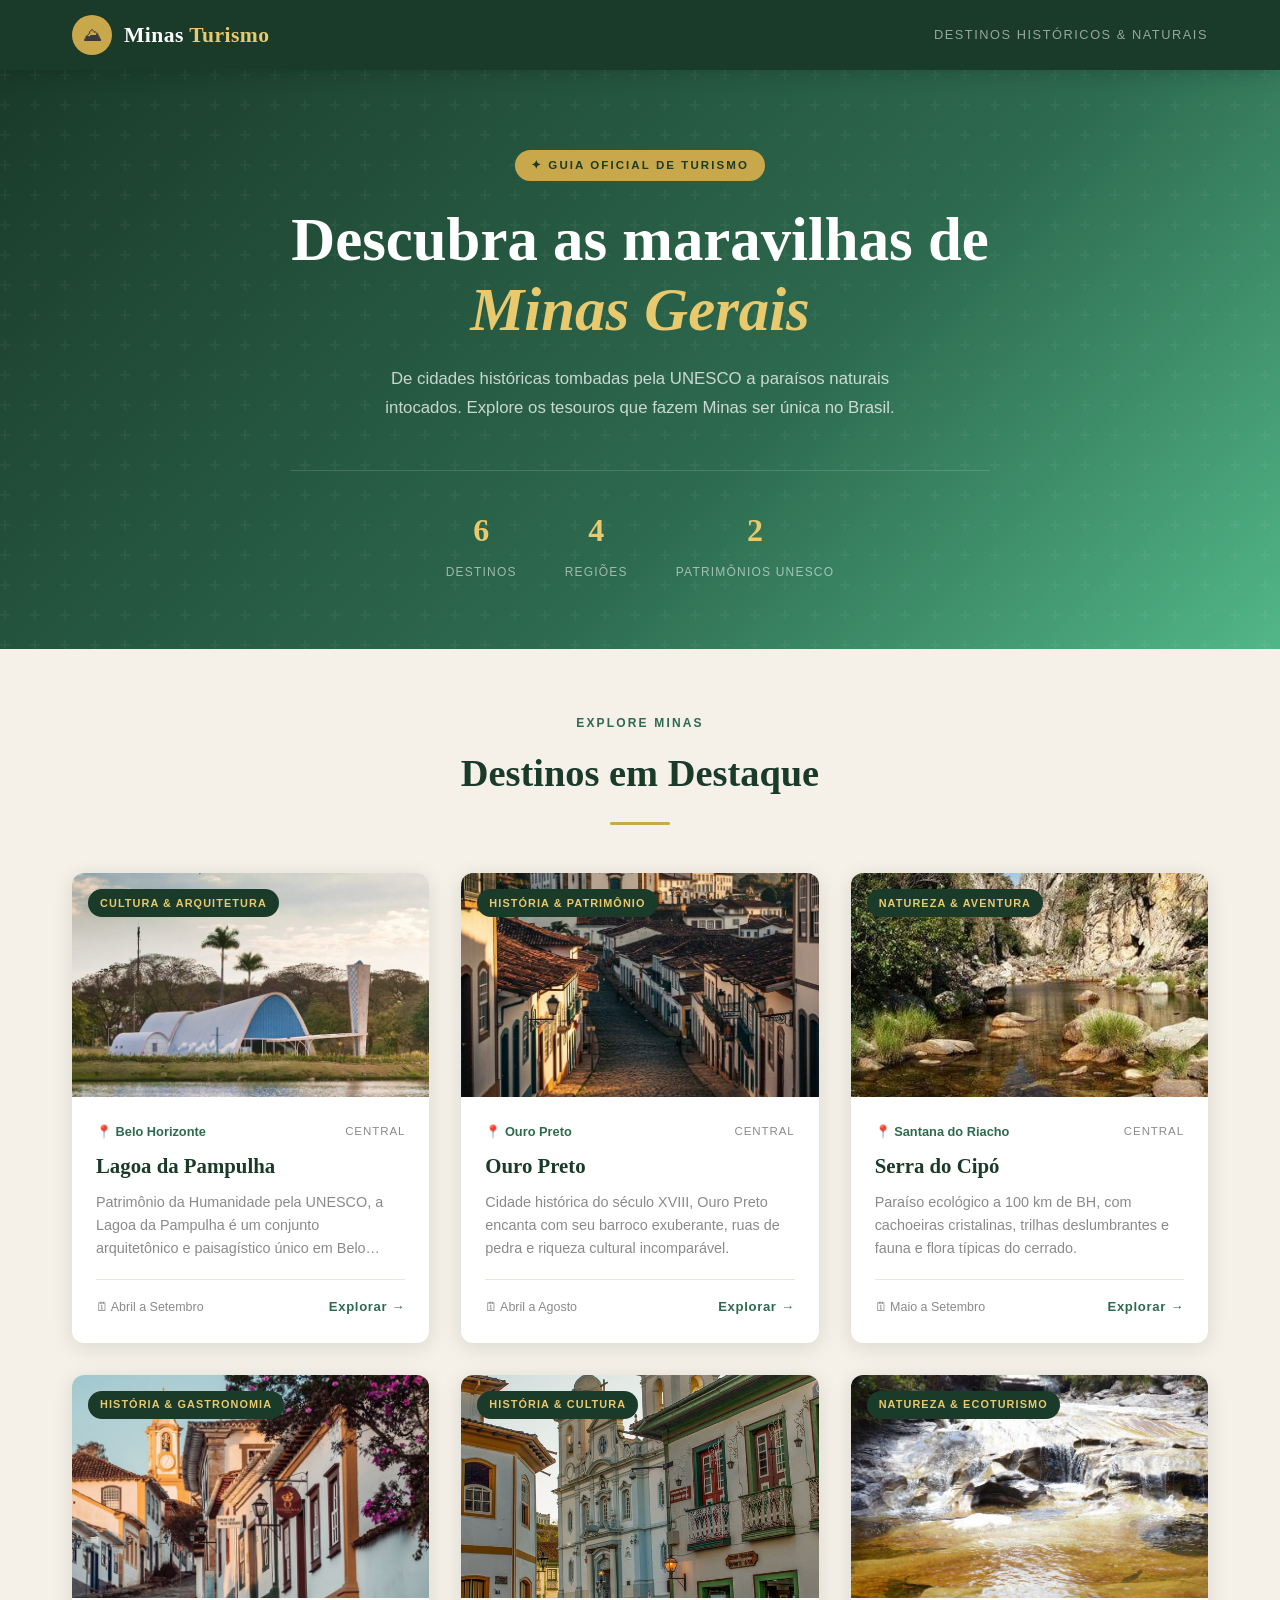
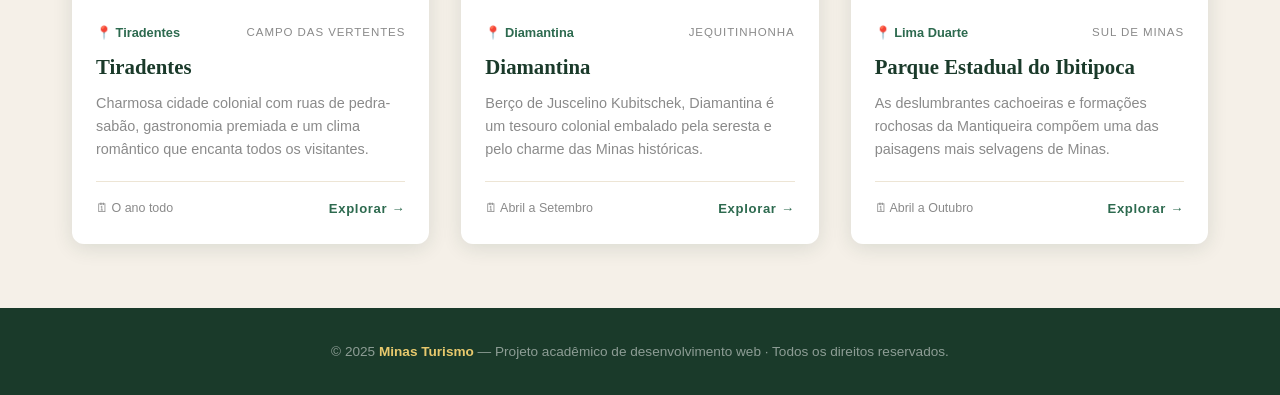
<file: atividade-10-semana-11-Dourado006/public/index.html>
<!DOCTYPE html>
<html lang="pt-BR">
<head>
  <meta charset="UTF-8" />
  <meta name="viewport" content="width=device-width, initial-scale=1.0" />
  <title>Minas Turismo — Destinos Turísticos de Minas Gerais</title>
  <meta name="description" content="Descubra os destinos turísticos mais encantadores de Minas Gerais: história, natureza, gastronomia e cultura em um só lugar." />
  <link rel="stylesheet" href="style.css" />
</head>
<body>

  <!-- CABEÇALHO -->
  <header class="site-header">
    <div class="header-inner">
      <div class="logo">
        <div class="logo-icon">⛰</div>
        <span class="logo-text">Minas <span>Turismo</span></span>
      </div>
      <span class="header-tagline">Destinos Históricos & Naturais</span>
    </div>
  </header>

  <!-- HERO -->
  <section class="home-hero">
    <div class="home-hero-inner">
      <span class="home-hero-kicker">✦ Guia Oficial de Turismo</span>
      <h1 class="home-hero-titulo">
        Descubra as maravilhas de<br>
        <em>Minas Gerais</em>
      </h1>
      <p class="home-hero-subtitulo">
        De cidades históricas tombadas pela UNESCO a paraísos naturais intocados.
        Explore os tesouros que fazem Minas ser única no Brasil.
      </p>
      <div class="home-hero-stats">
        <div class="stat-item">
          <span class="stat-numero">6</span>
          <span class="stat-label">Destinos</span>
        </div>
        <div class="stat-item">
          <span class="stat-numero">4</span>
          <span class="stat-label">Regiões</span>
        </div>
        <div class="stat-item">
          <span class="stat-numero">2</span>
          <span class="stat-label">Patrimônios UNESCO</span>
        </div>
      </div>
    </div>
  </section>

  <!-- CARDS DE DESTINOS -->
  <main class="cards-section">
    <div class="section-header">
      <span class="section-kicker">Explore Minas</span>
      <h2 class="section-titulo">Destinos em Destaque</h2>
      <div class="section-linha"></div>
    </div>

    <div id="cards-container">
      <!-- Cards gerados pelo JavaScript (app.js) -->
    </div>
  </main>

  <!-- RODAPÉ -->
  <footer class="site-footer">
    <p>© 2025 <strong>Minas Turismo</strong> — Projeto acadêmico de desenvolvimento web · Todos os direitos reservados.</p>
  </footer>

  <script src="script.js"></script>
</body>
</html>
</file>
<file: atividade-10-semana-11-Dourado006/public/style.css>
/* === VARIÁVEIS === */
:root {
  --verde-escuro: #1a3a2a;
  --verde-medio: #2d6a4f;
  --verde-claro: #52b788;
  --dourado: #c9a84c;
  --dourado-claro: #e8c96d;
  --creme: #f5f0e8;
  --creme-escuro: #ede5d5;
  --branco: #ffffff;
  --cinza-texto: #3a3a3a;
  --cinza-claro: #8a8a8a;
  --sombra: 0 4px 20px rgba(26,58,42,0.12);
  --sombra-hover: 0 12px 40px rgba(26,58,42,0.22);
  --radius: 12px;
  --radius-sm: 6px;
  --transicao: all 0.35s cubic-bezier(0.4, 0, 0.2, 1);
}

/* === RESET & BASE === */
*, *::before, *::after {
  box-sizing: border-box;
  margin: 0;
  padding: 0;
}

html {
  scroll-behavior: smooth;
}

body {
  font-family: 'Lato', sans-serif;
  background-color: var(--creme);
  color: var(--cinza-texto);
  line-height: 1.7;
  min-height: 100vh;
  overflow-x: hidden;
}

img {
  display: block;
  max-width: 100%;
}

a {
  text-decoration: none;
  color: inherit;
}

/* === HEADER === */
.site-header {
  background: var(--verde-escuro);
  position: sticky;
  top: 0;
  z-index: 100;
  box-shadow: 0 2px 20px rgba(0,0,0,0.2);
}

.header-inner {
  max-width: 1200px;
  margin: 0 auto;
  padding: 0 2rem;
  display: flex;
  align-items: center;
  justify-content: space-between;
  height: 70px;
}

.logo {
  display: flex;
  align-items: center;
  gap: 0.75rem;
}

.logo-icon {
  width: 40px;
  height: 40px;
  background: var(--dourado);
  border-radius: 50%;
  display: flex;
  align-items: center;
  justify-content: center;
  font-size: 1.2rem;
}

.logo-text {
  font-family: 'Playfair Display', serif;
  color: var(--branco);
  font-size: 1.35rem;
  font-weight: 700;
  letter-spacing: 0.02em;
}

.logo-text span {
  color: var(--dourado-claro);
}

.header-tagline {
  font-family: 'Lato', sans-serif;
  color: rgba(255,255,255,0.55);
  font-size: 0.8rem;
  letter-spacing: 0.12em;
  text-transform: uppercase;
}

/* === HERO DA HOME === */
.home-hero {
  background: linear-gradient(135deg, var(--verde-escuro) 0%, var(--verde-medio) 60%, var(--verde-claro) 100%);
  padding: 5rem 2rem 4rem;
  text-align: center;
  position: relative;
  overflow: hidden;
}

.home-hero::before {
  content: '';
  position: absolute;
  inset: 0;
  background: url("data:image/svg+xml,%3Csvg width='60' height='60' viewBox='0 0 60 60' xmlns='http://www.w3.org/2000/svg'%3E%3Cg fill='none' fill-rule='evenodd'%3E%3Cg fill='%23ffffff' fill-opacity='0.04'%3E%3Cpath d='M36 34v-4h-2v4h-4v2h4v4h2v-4h4v-2h-4zm0-30V0h-2v4h-4v2h4v4h2V6h4V4h-4zM6 34v-4H4v4H0v2h4v4h2v-4h4v-2H6zM6 4V0H4v4H0v2h4v4h2V6h4V4H6z'/%3E%3C/g%3E%3C/g%3E%3C/svg%3E");
}

.home-hero-inner {
  position: relative;
  z-index: 1;
  max-width: 700px;
  margin: 0 auto;
}

.home-hero-kicker {
  display: inline-block;
  background: var(--dourado);
  color: var(--verde-escuro);
  font-size: 0.72rem;
  font-weight: 700;
  letter-spacing: 0.18em;
  text-transform: uppercase;
  padding: 0.35rem 1rem;
  border-radius: 50px;
  margin-bottom: 1.5rem;
}

.home-hero-titulo {
  font-family: 'Playfair Display', serif;
  color: var(--branco);
  font-size: clamp(2.2rem, 5vw, 3.8rem);
  font-weight: 900;
  line-height: 1.15;
  margin-bottom: 1.25rem;
}

.home-hero-titulo em {
  color: var(--dourado-claro);
  font-style: italic;
}

.home-hero-subtitulo {
  color: rgba(255,255,255,0.75);
  font-size: 1.05rem;
  font-weight: 300;
  max-width: 520px;
  margin: 0 auto;
}

.home-hero-stats {
  display: flex;
  justify-content: center;
  gap: 3rem;
  margin-top: 3rem;
  padding-top: 2rem;
  border-top: 1px solid rgba(255,255,255,0.15);
}

.stat-item {
  text-align: center;
}

.stat-numero {
  display: block;
  font-family: 'Playfair Display', serif;
  font-size: 2rem;
  font-weight: 700;
  color: var(--dourado-claro);
}

.stat-label {
  font-size: 0.75rem;
  color: rgba(255,255,255,0.55);
  text-transform: uppercase;
  letter-spacing: 0.1em;
}

/* === SEÇÃO DE CARDS === */
.cards-section {
  max-width: 1200px;
  margin: 0 auto;
  padding: 4rem 2rem;
}

.section-header {
  text-align: center;
  margin-bottom: 3rem;
}

.section-kicker {
  font-size: 0.75rem;
  font-weight: 700;
  letter-spacing: 0.18em;
  text-transform: uppercase;
  color: var(--verde-medio);
  display: block;
  margin-bottom: 0.5rem;
}

.section-titulo {
  font-family: 'Playfair Display', serif;
  font-size: clamp(1.6rem, 3vw, 2.4rem);
  color: var(--verde-escuro);
  font-weight: 700;
}

.section-linha {
  width: 60px;
  height: 3px;
  background: var(--dourado);
  margin: 1rem auto 0;
  border-radius: 2px;
}

/* === GRID DE CARDS === */
#cards-container {
  display: grid;
  grid-template-columns: repeat(auto-fill, minmax(340px, 1fr));
  gap: 2rem;
}

/* === CARD === */
.card {
  background: var(--branco);
  border-radius: var(--radius);
  overflow: hidden;
  box-shadow: var(--sombra);
  transition: var(--transicao);
  animation: fadeSlideUp 0.6s ease both;
}

@keyframes fadeSlideUp {
  from {
    opacity: 0;
    transform: translateY(30px);
  }
  to {
    opacity: 1;
    transform: translateY(0);
  }
}

.card:hover {
  transform: translateY(-6px);
  box-shadow: var(--sombra-hover);
}

.card-link {
  display: block;
}

.card-img-wrapper {
  position: relative;
  aspect-ratio: 16/10;
  overflow: hidden;
}

.card-img {
  width: 100%;
  height: 100%;
  object-fit: cover;
  transition: transform 0.5s ease;
}

.card:hover .card-img {
  transform: scale(1.06);
}

.card-categoria {
  position: absolute;
  top: 1rem;
  left: 1rem;
  background: var(--verde-escuro);
  color: var(--dourado-claro);
  font-size: 0.68rem;
  font-weight: 700;
  letter-spacing: 0.1em;
  text-transform: uppercase;
  padding: 0.3rem 0.75rem;
  border-radius: 50px;
}

.card-body {
  padding: 1.5rem;
}

.card-meta {
  display: flex;
  align-items: center;
  justify-content: space-between;
  margin-bottom: 0.6rem;
}

.card-cidade {
  font-size: 0.8rem;
  color: var(--verde-medio);
  font-weight: 700;
}

.card-regiao {
  font-size: 0.72rem;
  color: var(--cinza-claro);
  font-weight: 400;
  text-transform: uppercase;
  letter-spacing: 0.08em;
}

.card-titulo {
  font-family: 'Playfair Display', serif;
  font-size: 1.3rem;
  font-weight: 700;
  color: var(--verde-escuro);
  line-height: 1.3;
  margin-bottom: 0.75rem;
}

.card-descricao {
  font-size: 0.9rem;
  color: var(--cinza-claro);
  line-height: 1.6;
  display: -webkit-box;
  -webkit-line-clamp: 3;
  -webkit-box-orient: vertical;
  overflow: hidden;
}

.card-footer {
  display: flex;
  align-items: center;
  justify-content: space-between;
  margin-top: 1.2rem;
  padding-top: 1rem;
  border-top: 1px solid var(--creme-escuro);
}

.card-epoca {
  font-size: 0.78rem;
  color: var(--cinza-claro);
}

.card-cta {
  font-size: 0.82rem;
  font-weight: 700;
  color: var(--verde-medio);
  letter-spacing: 0.05em;
  transition: var(--transicao);
}

.card:hover .card-cta {
  color: var(--dourado);
}

/* === FOOTER === */
.site-footer {
  background: var(--verde-escuro);
  color: rgba(255,255,255,0.5);
  text-align: center;
  padding: 2rem;
  font-size: 0.85rem;
}

.site-footer strong {
  color: var(--dourado-claro);
}

/* =============================================
   PÁGINA DE DETALHE
   ============================================= */

/* === BREADCRUMB === */
.breadcrumb {
  background: var(--verde-escuro);
  padding: 0.75rem 2rem;
  font-size: 0.8rem;
  color: rgba(255,255,255,0.5);
}

.breadcrumb a {
  color: var(--dourado-claro);
  transition: var(--transicao);
}

.breadcrumb a:hover {
  color: var(--branco);
}

.breadcrumb span {
  color: rgba(255,255,255,0.75);
}

/* === HERO DA PÁGINA DE DETALHE === */
.detalhe-hero {
  width: 100vw;
  position: relative;
  left: 50%;
  right: 50%;
  margin-left: -50vw;
  margin-right: -50vw;
}

.detalhe-hero-img-wrap {
  position: relative;
  width: 100%;
  height: 540px;
  overflow: hidden;
}

.detalhe-hero-img {
  width: 100%;
  height: 100%;
  object-fit: cover;
  object-position: center;
  display: block;
}

.detalhe-hero-overlay {
  position: absolute;
  inset: 0;
  background: linear-gradient(to top, rgba(10,25,16,0.88) 0%, rgba(10,25,16,0.30) 50%, transparent 100%);
  display: flex;
  flex-direction: column;
  justify-content: flex-end;
  padding: 2.5rem 3rem;
}

.detalhe-categoria {
  display: inline-block;
  background: var(--dourado);
  color: var(--verde-escuro);
  font-size: 0.7rem;
  font-weight: 700;
  letter-spacing: 0.15em;
  text-transform: uppercase;
  padding: 0.3rem 0.9rem;
  border-radius: 50px;
  margin-bottom: 1rem;
  width: fit-content;
}

.detalhe-titulo {
  font-family: 'Playfair Display', serif;
  color: var(--branco);
  font-size: clamp(2rem, 4vw, 3.2rem);
  font-weight: 900;
  line-height: 1.15;
  margin-bottom: 0.5rem;
}

.detalhe-cidade-hero {
  color: rgba(255,255,255,0.7);
  font-size: 1rem;
  font-weight: 300;
}

/* === CONTEÚDO DO DETALHE === */
.detalhe-content {
  max-width: 1200px;
  margin: 3rem auto;
  padding: 0 2rem;
  display: grid;
  grid-template-columns: 1fr 320px;
  gap: 3rem;
  align-items: start;
}

/* === ÁREA PRINCIPAL === */
.detalhe-main {}

.detalhe-descricao-destaque {
  font-family: 'Playfair Display', serif;
  font-size: 1.25rem;
  color: var(--verde-escuro);
  font-style: italic;
  line-height: 1.7;
  margin-bottom: 1.5rem;
}

.detalhe-separador {
  width: 50px;
  height: 3px;
  background: var(--dourado);
  border-radius: 2px;
  margin-bottom: 1.5rem;
}

.detalhe-conteudo {
  font-size: 1rem;
  color: var(--cinza-texto);
  line-height: 1.9;
  margin-bottom: 2.5rem;
}

.detalhe-segunda-imagem {
  border-radius: var(--radius);
  overflow: hidden;
  box-shadow: var(--sombra);
}

.detalhe-img2 {
  width: 100%;
  aspect-ratio: 16/9;
  object-fit: cover;
  display: block;
}

.detalhe-img2-caption {
  background: var(--verde-escuro);
  color: rgba(255,255,255,0.6);
  font-size: 0.78rem;
  padding: 0.6rem 1rem;
  font-style: italic;
}

/* === SIDEBAR === */
.detalhe-sidebar {
  position: sticky;
  top: 90px;
  display: flex;
  flex-direction: column;
  gap: 1.5rem;
}

.info-card {
  background: var(--branco);
  border-radius: var(--radius);
  padding: 1.5rem;
  box-shadow: var(--sombra);
  border-top: 4px solid var(--verde-medio);
}

.info-card-titulo {
  font-family: 'Playfair Display', serif;
  font-size: 1.1rem;
  color: var(--verde-escuro);
  font-weight: 700;
  margin-bottom: 1.2rem;
  padding-bottom: 0.75rem;
  border-bottom: 1px solid var(--creme-escuro);
}

.info-lista {
  list-style: none;
  display: flex;
  flex-direction: column;
  gap: 0.85rem;
}

.info-lista li {
  display: flex;
  flex-direction: column;
  gap: 0.15rem;
}

.info-label {
  font-size: 0.72rem;
  text-transform: uppercase;
  letter-spacing: 0.1em;
  color: var(--cinza-claro);
  font-weight: 700;
}

.info-valor {
  font-size: 0.92rem;
  color: var(--cinza-texto);
  font-weight: 400;
}

/* === OUTROS DESTINOS === */
.outros-destinos {
  background: var(--branco);
  border-radius: var(--radius);
  padding: 1.5rem;
  box-shadow: var(--sombra);
}

.outros-lista {
  list-style: none;
  display: flex;
  flex-direction: column;
  gap: 0.75rem;
}

.outro-link {
  display: flex;
  align-items: center;
  gap: 0.85rem;
  padding: 0.5rem;
  border-radius: var(--radius-sm);
  transition: var(--transicao);
}

.outro-link:hover {
  background: var(--creme);
}

.outro-img {
  width: 52px;
  height: 52px;
  border-radius: var(--radius-sm);
  object-fit: cover;
  flex-shrink: 0;
}

.outro-titulo {
  display: block;
  font-size: 0.85rem;
  font-weight: 700;
  color: var(--verde-escuro);
  line-height: 1.3;
}

.outro-cidade {
  display: block;
  font-size: 0.75rem;
  color: var(--cinza-claro);
  margin-top: 0.15rem;
}

/* === BOTÃO VOLTAR === */
.detalhe-voltar {
  text-align: center;
  padding: 2rem 2rem 4rem;
  max-width: 1200px;
  margin: 0 auto;
}

.btn-voltar {
  display: inline-block;
  background: var(--verde-escuro);
  color: var(--branco);
  font-weight: 700;
  font-size: 0.9rem;
  padding: 0.85rem 2rem;
  border-radius: 50px;
  letter-spacing: 0.05em;
  transition: var(--transicao);
  box-shadow: var(--sombra);
}

.btn-voltar:hover {
  background: var(--verde-medio);
  transform: translateY(-2px);
  box-shadow: var(--sombra-hover);
}

/* === NOT FOUND === */
.not-found {
  text-align: center;
  padding: 5rem 2rem;
}

.not-found h2 {
  font-family: 'Playfair Display', serif;
  font-size: 1.8rem;
  color: var(--verde-escuro);
  margin-bottom: 1.5rem;
}

/* === RESPONSIVIDADE === */
@media (max-width: 900px) {
  .detalhe-content {
    grid-template-columns: 1fr;
  }

  .detalhe-sidebar {
    position: static;
  }

  .detalhe-hero-img-wrap {
    height: 380px;
  }

  .detalhe-hero-overlay {
    padding: 1.5rem;
  }

  .home-hero-stats {
    gap: 1.5rem;
  }
}

@media (max-width: 600px) {
  #cards-container {
    grid-template-columns: 1fr;
  }

  .header-tagline {
    display: none;
  }

  .home-hero {
    padding: 3rem 1.5rem 2.5rem;
  }

  .detalhe-hero-overlay {
    padding: 1rem;
  }

  .detalhe-hero-img-wrap {
    height: 260px;
  }

  .detalhe-titulo {
    font-size: 1.6rem;
  }
}
</file>
